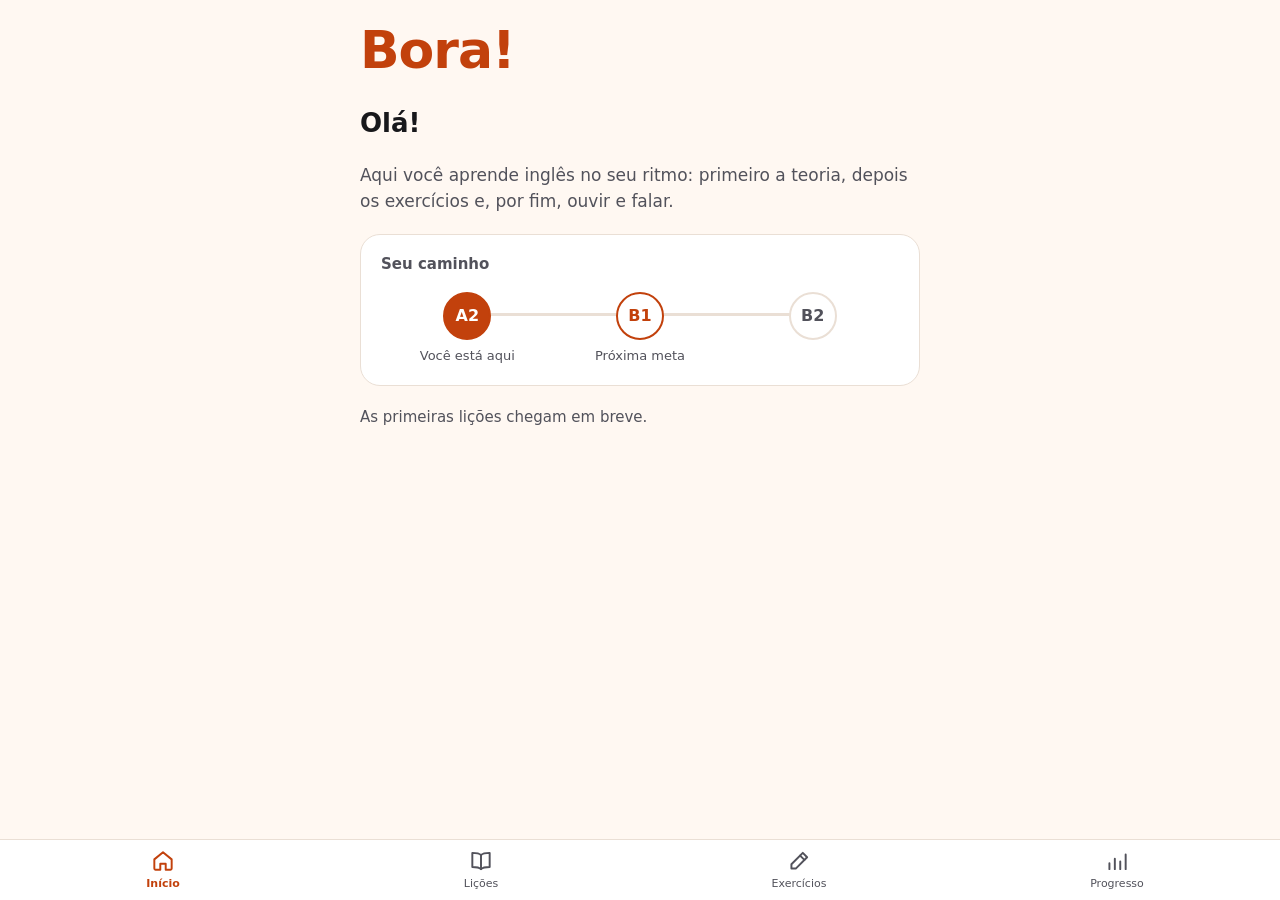
<file: index.html>
<!doctype html>
<html lang="pt-BR">
<head>
  <meta charset="utf-8">
  <meta name="viewport" content="width=device-width, initial-scale=1, viewport-fit=cover">
  <meta name="theme-color" media="(prefers-color-scheme: light)" content="#FFF8F2">
  <meta name="theme-color" media="(prefers-color-scheme: dark)" content="#1D1B22">
  <meta name="color-scheme" content="light dark">
  <meta name="apple-mobile-web-app-capable" content="yes">
  <meta name="mobile-web-app-capable" content="yes">
  <meta name="apple-mobile-web-app-status-bar-style" content="default">
  <meta name="apple-mobile-web-app-title" content="Bora!">
  <title>Bora!</title>
  <link rel="manifest" href="manifest.webmanifest?v=3">
  <link rel="apple-touch-icon" sizes="180x180" href="icons/apple-touch-icon.png?v=3">
  <link rel="icon" href="icons/icon.svg" type="image/svg+xml">
  <link rel="stylesheet" href="css/base.css">
  <link rel="stylesheet" href="css/layout.css">
  <link rel="stylesheet" href="css/lesson.css">
  <link rel="stylesheet" href="css/exercises.css">
  <link rel="stylesheet" href="css/progress.css">
  <script type="module" src="js/app.js"></script>
</head>
<body>
  <div class="app">
    <main id="view" class="view" tabindex="-1"></main>

    <nav class="tab-bar" data-i18n-aria-label="nav.label">
      <a href="#/home" data-route="home">
        <svg viewBox="0 0 24 24" fill="none" stroke="currentColor" stroke-width="1.8" stroke-linecap="round" stroke-linejoin="round" aria-hidden="true">
          <path d="M4 10.5 12 4l8 6.5V19a1 1 0 0 1-1 1h-4.5v-5.5h-5V20H5a1 1 0 0 1-1-1z"/>
        </svg>
        <span data-i18n="tabs.home"></span>
      </a>
      <a href="#/lessons" data-route="lessons">
        <svg viewBox="0 0 24 24" fill="none" stroke="currentColor" stroke-width="1.8" stroke-linecap="round" stroke-linejoin="round" aria-hidden="true">
          <path d="M12 6.5C10.5 5 8 4.5 4 4.5v13c4 0 6.5.5 8 2 1.5-1.5 4-2 8-2v-13c-4 0-6.5.5-8 2z"/>
          <path d="M12 6.5v13"/>
        </svg>
        <span data-i18n="tabs.lessons"></span>
      </a>
      <a href="#/exercises" data-route="exercises">
        <svg viewBox="0 0 24 24" fill="none" stroke="currentColor" stroke-width="1.8" stroke-linecap="round" stroke-linejoin="round" aria-hidden="true">
          <path d="M15.5 4.5 19.5 8.5 9 19H5v-4z"/>
          <path d="M13 7l4 4"/>
        </svg>
        <span data-i18n="tabs.exercises"></span>
      </a>
      <a href="#/progress" data-route="progress">
        <svg viewBox="0 0 24 24" fill="none" stroke="currentColor" stroke-width="1.8" stroke-linecap="round" stroke-linejoin="round" aria-hidden="true">
          <path d="M5 19.5V14M10 19.5V10M15 19.5V12.5M20 19.5V6"/>
        </svg>
        <span data-i18n="tabs.progress"></span>
      </a>
    </nav>
  </div>
</body>
</html>
</file>
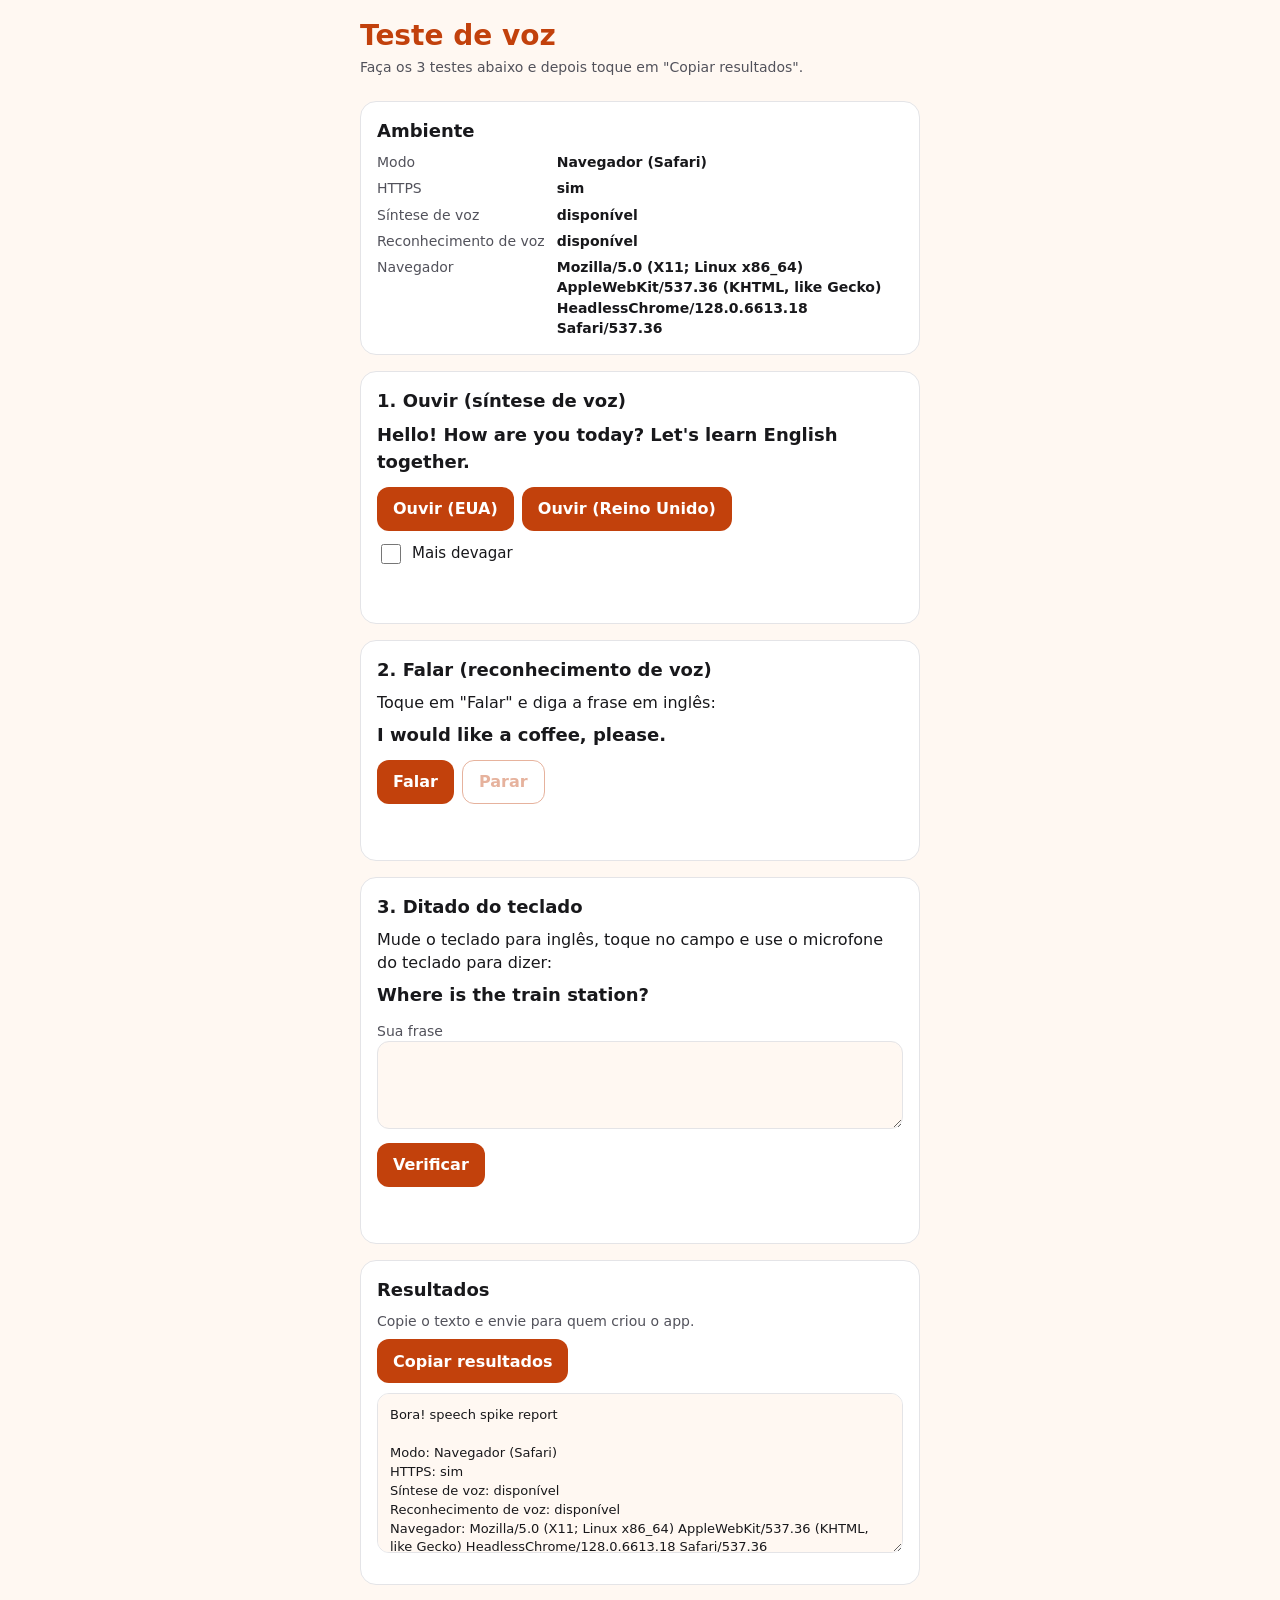
<file: spikes/speech-test.html>
<!doctype html>
<html lang="pt-BR">
<head>
  <meta charset="utf-8">
  <meta name="viewport" content="width=device-width, initial-scale=1, viewport-fit=cover">
  <meta name="apple-mobile-web-app-capable" content="yes">
  <meta name="mobile-web-app-capable" content="yes">
  <meta name="apple-mobile-web-app-status-bar-style" content="default">
  <meta name="apple-mobile-web-app-title" content="Bora Teste">
  <meta name="theme-color" media="(prefers-color-scheme: light)" content="#FFF8F2">
  <meta name="theme-color" media="(prefers-color-scheme: dark)" content="#1D1B22">
  <meta name="color-scheme" content="light dark">
  <link rel="manifest" href="manifest.webmanifest">
  <title>Bora! Teste de voz</title>
  <!--
    Temporary speech feasibility spike (Task 1).
    Visible strings are inline on purpose: this page is deleted once the
    `speech` module is specified, so it does not use the i18n system.
  -->
  <style>
    :root {
      --color-brand: #E8613C;
      --color-primary: #C2410C;
      --color-on-primary: #FFFFFF;
      --color-bg: #FFF8F2;
      --color-surface: #FFFFFF;
      --color-border: #E4E4E7;
      --color-text: #18181B;
      --color-muted: #52525B;
      --color-ok: #15803D;
      --color-error: #B91C1C;
    }
    @media (prefers-color-scheme: dark) {
      :root {
        --color-primary: #FF8A5B;
        --color-on-primary: #18181B;
        --color-bg: #1D1B22;
        --color-surface: #28252F;
        --color-border: #3F3B47;
        --color-text: #F4F4F5;
        --color-muted: #A1A1AA;
        --color-ok: #4ADE80;
        --color-error: #F87171;
      }
    }
    html {
      -webkit-tap-highlight-color: transparent;
      -webkit-text-size-adjust: 100%;
      overscroll-behavior: none;
    }
    body {
      margin: 0;
      background: var(--color-bg);
      color: var(--color-text);
      font-family: -apple-system, system-ui, sans-serif;
      line-height: 1.45;
      overscroll-behavior: none;
    }
    main {
      max-width: 560px;
      margin: 0 auto;
      padding: calc(16px + env(safe-area-inset-top, 0px)) 16px calc(32px + env(safe-area-inset-bottom, 0px));
      display: flex;
      flex-direction: column;
      gap: 16px;
    }
    h1 { margin: 0; font-size: 28px; color: var(--color-primary); }
    h2 { margin: 0 0 8px; font-size: 18px; }
    p { margin: 0 0 8px; }
    .muted { color: var(--color-muted); font-size: 14px; }
    section {
      background: var(--color-surface);
      border: 1px solid var(--color-border);
      border-radius: 16px;
      padding: 16px;
    }
    .sentence {
      font-size: 18px;
      font-weight: 600;
      margin: 8px 0 12px;
      user-select: text;
    }
    .row { display: flex; flex-wrap: wrap; gap: 8px; }
    button {
      min-height: 44px;
      padding: 0 16px;
      border: 0;
      border-radius: 12px;
      background: var(--color-primary);
      color: var(--color-on-primary);
      font: inherit;
      font-weight: 600;
      touch-action: manipulation;
      user-select: none;
      -webkit-user-select: none;
      transition: transform 100ms ease-out, opacity 100ms;
    }
    button.secondary {
      background: transparent;
      color: var(--color-primary);
      border: 1.5px solid var(--color-primary);
    }
    button:active { transform: scale(0.97); opacity: 0.85; }
    button:disabled { opacity: 0.4; }
    textarea {
      width: 100%;
      box-sizing: border-box;
      min-height: 88px;
      padding: 12px;
      border: 1px solid var(--color-border);
      border-radius: 12px;
      background: var(--color-bg);
      color: var(--color-text);
      font: inherit;
      font-size: 16px;
      margin-bottom: 8px;
    }
    label { display: flex; align-items: center; gap: 8px; margin-top: 10px; font-size: 15px; }
    input[type="checkbox"] { width: 20px; height: 20px; }
    .output { margin-top: 10px; font-size: 15px; min-height: 22px; overflow-wrap: anywhere; }
    .ok { color: var(--color-ok); font-weight: 600; }
    .error { color: var(--color-error); font-weight: 600; }
    dl { margin: 0; display: grid; grid-template-columns: auto 1fr; gap: 6px 12px; font-size: 14px; }
    dt { color: var(--color-muted); }
    dd { margin: 0; font-weight: 600; overflow-wrap: anywhere; }
  </style>
</head>
<body>
<main>
  <header>
    <h1>Teste de voz</h1>
    <p class="muted">Faça os 3 testes abaixo e depois toque em "Copiar resultados".</p>
  </header>

  <section aria-labelledby="env-title">
    <h2 id="env-title">Ambiente</h2>
    <dl id="env"></dl>
  </section>

  <section aria-labelledby="tts-title">
    <h2 id="tts-title">1. Ouvir (síntese de voz)</h2>
    <p class="sentence" lang="en" id="tts-sentence">Hello! How are you today? Let's learn English together.</p>
    <div class="row">
      <button type="button" data-tts-lang="en-US">Ouvir (EUA)</button>
      <button type="button" data-tts-lang="en-GB">Ouvir (Reino Unido)</button>
    </div>
    <label><input type="checkbox" id="tts-slow"> Mais devagar</label>
    <p class="output" id="tts-output" aria-live="polite"></p>
  </section>

  <section aria-labelledby="sr-title">
    <h2 id="sr-title">2. Falar (reconhecimento de voz)</h2>
    <p>Toque em "Falar" e diga a frase em inglês:</p>
    <p class="sentence" lang="en" id="sr-target">I would like a coffee, please.</p>
    <div class="row">
      <button type="button" id="sr-start">Falar</button>
      <button type="button" class="secondary" id="sr-stop" disabled>Parar</button>
    </div>
    <p class="output" id="sr-output" aria-live="polite"></p>
  </section>

  <section aria-labelledby="dict-title">
    <h2 id="dict-title">3. Ditado do teclado</h2>
    <p>Mude o teclado para inglês, toque no campo e use o microfone do teclado para dizer:</p>
    <p class="sentence" lang="en" id="dict-target">Where is the train station?</p>
    <label for="dict-input" class="muted" style="margin-top: 0">Sua frase</label>
    <textarea id="dict-input" lang="en" autocapitalize="off" autocomplete="off" spellcheck="false"></textarea>
    <button type="button" id="dict-check">Verificar</button>
    <p class="output" id="dict-output" aria-live="polite"></p>
  </section>

  <section aria-labelledby="report-title">
    <h2 id="report-title">Resultados</h2>
    <p class="muted">Copie o texto e envie para quem criou o app.</p>
    <button type="button" id="report-copy">Copiar resultados</button>
    <textarea id="report" readonly aria-label="Resultados" style="margin-top: 10px; min-height: 160px; font-size: 13px"></textarea>
  </section>
</main>

<script type="module">
  const events = [];

  /** Records a timestamped test event and refreshes the report. */
  function log(test, message) {
    const time = new Date().toISOString().slice(11, 19);
    events.push(`[${time}] ${test}: ${message}`);
    renderReport();
  }

  /** Lowercases and strips punctuation so spoken and target sentences can be compared. */
  function normalize(text) {
    return text.toLowerCase().replace(/[^a-z0-9' ]+/g, ' ').replace(/\s+/g, ' ').trim();
  }

  /** Shows a match result for a transcript against its target sentence. */
  function showMatch(outputEl, transcript, target) {
    const isMatch = normalize(transcript) === normalize(target);
    outputEl.innerHTML = '';
    const heard = document.createElement('div');
    heard.textContent = `Ouvido: "${transcript}"`;
    const verdict = document.createElement('div');
    verdict.className = isMatch ? 'ok' : 'error';
    verdict.textContent = isMatch ? 'Correto!' : 'Diferente da frase esperada';
    outputEl.append(heard, verdict);
    return isMatch;
  }

  // ---- Environment ----
  const SpeechRecognitionApi = window.SpeechRecognition || window.webkitSpeechRecognition;
  const isStandalone = window.navigator.standalone === true
    || window.matchMedia('(display-mode: standalone)').matches;
  const environment = {
    'Modo': isStandalone ? 'App instalado (tela de início)' : 'Navegador (Safari)',
    'HTTPS': window.isSecureContext ? 'sim' : 'não',
    'Síntese de voz': 'speechSynthesis' in window ? 'disponível' : 'indisponível',
    'Reconhecimento de voz': SpeechRecognitionApi ? 'disponível' : 'indisponível',
    'Navegador': navigator.userAgent,
  };
  const envList = document.getElementById('env');
  for (const [key, value] of Object.entries(environment)) {
    const dt = document.createElement('dt');
    dt.textContent = key;
    const dd = document.createElement('dd');
    dd.textContent = value;
    envList.append(dt, dd);
  }

  // ---- 1. Text-to-speech ----
  const ttsOutput = document.getElementById('tts-output');
  const ttsSentence = document.getElementById('tts-sentence').textContent;

  /** Returns the best available voice for a language, preferring exact matches. */
  function pickVoice(lang) {
    const voices = window.speechSynthesis.getVoices();
    return voices.find((v) => v.lang === lang)
      || voices.find((v) => v.lang.replace('_', '-').startsWith(lang))
      || null;
  }

  document.querySelectorAll('[data-tts-lang]').forEach((button) => {
    button.addEventListener('click', () => {
      if (!('speechSynthesis' in window)) {
        ttsOutput.textContent = 'Síntese de voz indisponível.';
        log('TTS', 'unavailable');
        return;
      }
      const lang = button.dataset.ttsLang;
      const utterance = new SpeechSynthesisUtterance(ttsSentence);
      utterance.lang = lang;
      utterance.rate = document.getElementById('tts-slow').checked ? 0.7 : 0.95;
      const voice = pickVoice(lang);
      if (voice) utterance.voice = voice;
      const voiceName = voice ? voice.name : 'voz padrão';
      utterance.onstart = () => {
        ttsOutput.textContent = `Falando com: ${voiceName}`;
        log('TTS', `${lang} started, voice="${voiceName}", rate=${utterance.rate}`);
      };
      utterance.onend = () => log('TTS', `${lang} ended`);
      utterance.onerror = (event) => {
        ttsOutput.textContent = `Erro: ${event.error}`;
        log('TTS', `${lang} error=${event.error}`);
      };
      window.speechSynthesis.cancel();
      window.speechSynthesis.speak(utterance);
    });
  });

  if ('speechSynthesis' in window) {
    const logVoices = () => {
      const english = window.speechSynthesis.getVoices().filter((v) => v.lang.startsWith('en'));
      log('TTS', `${english.length} English voices: ${english.map((v) => `${v.name} (${v.lang})`).join(', ')}`);
    };
    window.speechSynthesis.addEventListener('voiceschanged', logVoices, { once: true });
    setTimeout(logVoices, 1500);
  }

  // ---- 2. Speech recognition ----
  const srStart = document.getElementById('sr-start');
  const srStop = document.getElementById('sr-stop');
  const srOutput = document.getElementById('sr-output');
  const srTarget = document.getElementById('sr-target').textContent;
  let recognition = null;

  if (!SpeechRecognitionApi) {
    srStart.disabled = true;
    srOutput.textContent = 'Reconhecimento de voz indisponível neste modo.';
    log('SR', 'unavailable');
  } else {
    srStart.addEventListener('click', () => {
      recognition = new SpeechRecognitionApi();
      recognition.lang = 'en-US';
      recognition.interimResults = true;
      recognition.continuous = false;
      recognition.maxAlternatives = 1;
      let finalTranscript = '';

      recognition.onstart = () => {
        srOutput.textContent = 'Ouvindo...';
        srStart.disabled = true;
        srStop.disabled = false;
        log('SR', 'started');
      };
      recognition.onresult = (event) => {
        let interim = '';
        for (let i = event.resultIndex; i < event.results.length; i += 1) {
          const text = event.results[i][0].transcript;
          if (event.results[i].isFinal) finalTranscript += text;
          else interim += text;
        }
        srOutput.textContent = finalTranscript || interim;
      };
      recognition.onerror = (event) => {
        srOutput.innerHTML = '';
        const error = document.createElement('span');
        error.className = 'error';
        error.textContent = `Erro: ${event.error}`;
        srOutput.append(error);
        log('SR', `error=${event.error}`);
      };
      recognition.onend = () => {
        srStart.disabled = false;
        srStop.disabled = true;
        if (finalTranscript) {
          const isMatch = showMatch(srOutput, finalTranscript, srTarget);
          log('SR', `transcript="${finalTranscript}", match=${isMatch}`);
        } else {
          log('SR', 'ended without final transcript');
        }
      };

      try {
        recognition.start();
      } catch (error) {
        srOutput.textContent = `Erro: ${error.message}`;
        log('SR', `start threw: ${error.message}`);
      }
    });

    srStop.addEventListener('click', () => {
      if (recognition) recognition.stop();
    });
  }

  // ---- 3. Keyboard dictation ----
  const dictInput = document.getElementById('dict-input');
  const dictOutput = document.getElementById('dict-output');
  const dictTarget = document.getElementById('dict-target').textContent;

  document.getElementById('dict-check').addEventListener('click', () => {
    const text = dictInput.value.trim();
    if (!text) {
      dictOutput.textContent = 'O campo está vazio.';
      return;
    }
    const isMatch = showMatch(dictOutput, text, dictTarget);
    log('DICTATION', `text="${text}", match=${isMatch}`);
  });

  // ---- Report ----
  const reportEl = document.getElementById('report');

  /** Rebuilds the plain-text report from the environment and the event log. */
  function renderReport() {
    const lines = ['Bora! speech spike report', ''];
    for (const [key, value] of Object.entries(environment)) lines.push(`${key}: ${value}`);
    lines.push('', ...events);
    reportEl.value = lines.join('\n');
  }

  document.getElementById('report-copy').addEventListener('click', async () => {
    renderReport();
    try {
      await navigator.clipboard.writeText(reportEl.value);
      log('REPORT', 'copied');
      document.getElementById('report-copy').textContent = 'Copiado!';
    } catch {
      reportEl.focus();
      reportEl.select();
      document.getElementById('report-copy').textContent = 'Selecione e copie o texto';
    }
  });

  renderReport();
</script>
</body>
</html>
</file>
<file: css/base.css>
/* Color tokens (see SPEC-app-shell.md, Brand) and the mobile baseline. */

:root {
  color-scheme: light dark;
  --color-brand: #E8613C;
  --color-primary: #C2410C;
  --color-on-primary: #FFFFFF;
  --color-accent: #2B2D42;
  --color-bg: #FFF8F2;
  --color-surface: #FFFFFF;
  --color-border: #EADFD5;
  --color-text: #18181B;
  --color-muted: #52525B;
  --color-ok: #15803D;
  --color-error: #B91C1C;

  --font-body: -apple-system, system-ui, sans-serif;
  --font-display: ui-rounded, -apple-system, system-ui, sans-serif;
  --ease-out: cubic-bezier(0.22, 1, 0.36, 1);
}

@media (prefers-color-scheme: dark) {
  :root {
    --color-primary: #FF8A5B;
    --color-on-primary: #18181B;
    --color-accent: #FFF4E6;
    --color-bg: #1D1B22;
    --color-surface: #28252F;
    --color-border: #3F3B47;
    --color-text: #F4F4F5;
    --color-muted: #A1A1AA;
    --color-ok: #4ADE80;
    --color-error: #F87171;
  }
}

html {
  -webkit-tap-highlight-color: transparent;
  -webkit-text-size-adjust: 100%;
  overscroll-behavior: none;
}

body {
  margin: 0;
  background: var(--color-bg);
  color: var(--color-text);
  font-family: var(--font-body);
  font-size: 17px;
  line-height: 1.5;
  overscroll-behavior: none;
}

input,
textarea,
select {
  font-size: 16px;
}

button,
a,
[role="button"] {
  touch-action: manipulation;
}

button,
[role="button"],
.tab-bar a {
  user-select: none;
  -webkit-user-select: none;
  -webkit-touch-callout: none;
}

.visually-hidden {
  position: absolute;
  width: 1px;
  height: 1px;
  margin: -1px;
  padding: 0;
  overflow: hidden;
  clip: rect(0 0 0 0);
  white-space: nowrap;
  border: 0;
}

:focus-visible {
  outline: 2px solid var(--color-primary);
  outline-offset: 2px;
}

@media (prefers-reduced-motion: reduce) {
  *,
  *::before,
  *::after {
    transition-duration: 0.01ms !important;
    animation-duration: 0.01ms !important;
  }
}
</file>
<file: css/layout.css>
/* App shell: scrolling view on top, tab bar pinned at the bottom. */

.app {
  height: 100dvh;
  display: grid;
  grid-template-rows: minmax(0, 1fr) auto;
}

.view {
  overflow-y: auto;
  overscroll-behavior: contain;
  padding: calc(24px + env(safe-area-inset-top, 0px)) 20px 32px;
  outline: none;
}

.view > * {
  max-width: 560px;
  margin-inline: auto;
}

/* Tab bar */

.tab-bar {
  display: grid;
  grid-template-columns: repeat(4, minmax(0, 1fr));
  padding: 6px 4px calc(6px + env(safe-area-inset-bottom, 0px));
  background: var(--color-surface);
  border-top: 1px solid var(--color-border);
}

.tab-bar a {
  min-height: 48px;
  display: flex;
  flex-direction: column;
  align-items: center;
  justify-content: center;
  gap: 2px;
  color: var(--color-muted);
  font-size: 11px;
  font-weight: 500;
  text-decoration: none;
  transition: transform 120ms var(--ease-out);
}

.tab-bar a:active {
  transform: scale(0.94);
}

.tab-bar a[aria-current="page"] {
  color: var(--color-primary);
  font-weight: 700;
}

.tab-bar svg {
  width: 26px;
  height: 26px;
}

/* Home view */

.home {
  display: flex;
  flex-direction: column;
  gap: 20px;
}

.wordmark {
  margin: 0;
  font-family: var(--font-display);
  font-size: 52px;
  font-weight: 800;
  line-height: 1;
  letter-spacing: -0.02em;
  color: var(--color-primary);
}

.home h2 {
  margin: 8px 0 0;
  font-family: var(--font-display);
  font-size: 26px;
  font-weight: 700;
}

.home p {
  margin: 0;
}

.intro {
  color: var(--color-muted);
}

/* Level path: the learner's position on the CEFR scale. */

.level-path {
  background: var(--color-surface);
  border: 1px solid var(--color-border);
  border-radius: 20px;
  padding: 18px 20px 20px;
}

.level-path h3 {
  margin: 0 0 16px;
  font-size: 15px;
  font-weight: 600;
  color: var(--color-muted);
}

.level-path ol {
  list-style: none;
  margin: 0;
  padding: 0;
  display: grid;
  grid-template-columns: repeat(3, minmax(0, 1fr));
  position: relative;
}

/* The track joining the three levels. */
.level-path ol::before {
  content: "";
  position: absolute;
  top: 21px;
  left: 16.66%;
  right: 16.66%;
  height: 3px;
  border-radius: 2px;
  background: var(--color-border);
}

.level-path li {
  position: relative;
  display: flex;
  flex-direction: column;
  align-items: center;
  gap: 6px;
  text-align: center;
}

.level-badge {
  width: 44px;
  height: 44px;
  border-radius: 50%;
  display: grid;
  place-items: center;
  font-family: var(--font-display);
  font-size: 16px;
  font-weight: 800;
  background: var(--color-surface);
  border: 2px solid var(--color-border);
  color: var(--color-muted);
}

.level-path li[data-state="current"] .level-badge {
  background: var(--color-primary);
  border-color: var(--color-primary);
  color: var(--color-on-primary);
}

.level-path li[data-state="next"] .level-badge {
  border-color: var(--color-primary);
  color: var(--color-primary);
}

.level-caption {
  font-size: 13px;
  color: var(--color-muted);
  min-height: 1.4em;
}

.soon {
  font-size: 15px;
  color: var(--color-muted);
}

/* Section screens */

.page {
  display: flex;
  flex-direction: column;
  gap: 12px;
}

.page h1 {
  margin: 0 0 4px;
  font-family: var(--font-display);
  font-size: 34px;
  font-weight: 800;
  line-height: 1.1;
}

.page p {
  margin: 0;
}

.empty-state {
  margin-top: 12px;
  padding: 20px;
  border: 1.5px dashed var(--color-border);
  border-radius: 20px;
  color: var(--color-muted);
  font-size: 15px;
}
</file>
<file: css/lesson.css>
/* Lessons list and lesson screen (see SPEC-lessons.md). */

.loading {
  color: var(--color-muted);
  font-size: 15px;
}

.back-link {
  display: inline-flex;
  align-items: center;
  min-height: 44px;
  color: var(--color-primary);
  font-weight: 600;
  text-decoration: none;
}

/* Lessons list */

.level h2 {
  margin: 20px 0 4px;
  font-family: var(--font-display);
  font-size: 22px;
}

.unit h3 {
  margin: 16px 0 8px;
  font-size: 15px;
  font-weight: 600;
  color: var(--color-muted);
}

.lesson-list {
  list-style: none;
  margin: 0;
  padding: 0;
  display: flex;
  flex-direction: column;
  gap: 8px;
}

.lesson-link {
  display: flex;
  align-items: center;
  gap: 14px;
  min-height: 64px;
  padding: 12px 16px;
  background: var(--color-surface);
  border: 1px solid var(--color-border);
  border-radius: 16px;
  color: var(--color-text);
  text-decoration: none;
  transition: transform 120ms var(--ease-out);
}

.lesson-link:active {
  transform: scale(0.98);
}

.lesson-number {
  flex: none;
  width: 32px;
  height: 32px;
  border-radius: 50%;
  display: grid;
  place-items: center;
  border: 2px solid var(--color-primary);
  color: var(--color-primary);
  font-family: var(--font-display);
  font-weight: 800;
  font-size: 15px;
}

.lesson-link-text {
  display: flex;
  flex-direction: column;
  min-width: 0;
}

.lesson-link-title {
  font-weight: 600;
}

.lesson-link-meta {
  font-size: 14px;
  color: var(--color-muted);
}

/* Lesson screen */

.lesson {
  display: flex;
  flex-direction: column;
  gap: 8px;
}

.lesson > h1 {
  margin: 0 0 8px;
  font-family: var(--font-display);
  font-size: 30px;
  font-weight: 800;
  line-height: 1.15;
}

.lesson-meta {
  margin: 0;
  display: flex;
  gap: 8px;
}

.chip {
  padding: 2px 10px;
  border-radius: 999px;
  background: var(--color-surface);
  border: 1px solid var(--color-border);
  font-size: 13px;
  font-weight: 600;
  color: var(--color-muted);
}

.reading {
  background: var(--color-surface);
  border: 1px solid var(--color-border);
  border-radius: 20px;
  padding: 18px 18px 14px;
}

.reading-header {
  display: flex;
  align-items: center;
  justify-content: space-between;
  gap: 12px;
  margin-bottom: 8px;
}

.reading h2 {
  margin: 0;
  font-family: var(--font-display);
  font-size: 21px;
  line-height: 1.25;
}

.reading p[lang="en"] {
  margin: 0 0 14px;
  font-size: 19px;
  line-height: 1.65;
}

.reading-hint {
  margin: 0;
  font-size: 13px;
  color: var(--color-muted);
}

/* A glossary term reads as text, with a larger invisible tap area. */
.term {
  display: inline;
  margin: -6px -1px;
  padding: 6px 1px;
  border: 0;
  background: none;
  color: inherit;
  font: inherit;
  line-height: inherit;
  text-decoration: underline dotted var(--color-primary);
  text-decoration-thickness: 2px;
  text-underline-offset: 4px;
  cursor: pointer;
  user-select: none;
  -webkit-user-select: none;
}

.term[aria-expanded="true"] {
  background: color-mix(in srgb, var(--color-primary) 18%, transparent);
  border-radius: 6px;
  text-decoration-style: solid;
}

.lesson-section h2 {
  margin: 20px 0 6px;
  font-family: var(--font-display);
  font-size: 22px;
}

.lesson-section h3 {
  margin: 0 0 8px;
  font-size: 17px;
}

.lesson-section p {
  margin: 0 0 10px;
}

.examples {
  list-style: none;
  margin: 4px 0 0;
  padding: 0;
  display: flex;
  flex-direction: column;
  gap: 10px;
}

.examples li {
  display: flex;
  flex-direction: column;
  padding-left: 12px;
  border-left: 3px solid var(--color-brand);
}

.example-en {
  font-weight: 600;
}

.example-pt {
  color: var(--color-muted);
  font-size: 15px;
}

.vocabulary {
  margin: 0;
  display: grid;
  grid-template-columns: auto 1fr;
  gap: 8px 16px;
}

.vocabulary dt {
  font-weight: 600;
}

.vocabulary dd {
  margin: 0;
  display: flex;
  flex-direction: column;
}

.vocabulary-note {
  font-size: 14px;
  color: var(--color-muted);
}

.lesson-actions {
  margin-top: 24px;
  display: flex;
  flex-direction: column;
  gap: 8px;
}

.primary-button {
  min-height: 52px;
  border: 0;
  border-radius: 14px;
  background: var(--color-primary);
  color: var(--color-on-primary);
  font: inherit;
  font-weight: 700;
  transition: transform 100ms var(--ease-out);
}

.primary-button:active:not(:disabled) {
  transform: scale(0.97);
}

.primary-button:disabled {
  opacity: 0.45;
}

/* Glossary card: sticks to the bottom of the scrolling view, above the tab bar. */

.glossary-card {
  position: sticky;
  bottom: 0;
  margin-top: 16px;
  display: flex;
  align-items: flex-start;
  gap: 12px;
  padding: 14px 8px 14px 18px;
  background: var(--color-accent);
  color: var(--color-bg);
  border-radius: 18px;
  box-shadow: 0 8px 24px rgb(0 0 0 / 0.18);
}

.glossary-card[hidden] {
  display: none;
}

.glossary-card-text {
  flex: 1;
  display: flex;
  flex-direction: column;
  min-width: 0;
}

.glossary-term {
  font-size: 14px;
  opacity: 0.8;
}

.glossary-pt {
  font-size: 20px;
  font-weight: 700;
}

.glossary-note {
  font-size: 14px;
  opacity: 0.85;
}

.glossary-note:empty {
  display: none;
}

.glossary-close {
  flex: none;
  width: 44px;
  height: 44px;
  border: 0;
  background: none;
  color: inherit;
  font-size: 26px;
  line-height: 1;
}

/* "Ouvir" controls */

.listen-controls {
  display: flex;
  flex-wrap: wrap;
  gap: 8px;
  margin-bottom: 14px;
}

.listen-controls[hidden] {
  display: none;
}

.listen-button,
.slow-toggle {
  min-height: 44px;
  display: inline-flex;
  align-items: center;
  gap: 6px;
  padding: 0 16px;
  border-radius: 999px;
  font: inherit;
  font-size: 15px;
  font-weight: 700;
  transition: transform 100ms var(--ease-out);
}

.listen-button {
  border: 0;
  background: var(--color-primary);
  color: var(--color-on-primary);
}

.listen-button svg {
  width: 18px;
  height: 18px;
}

.slow-toggle {
  border: 1.5px solid var(--color-border);
  background: none;
  color: var(--color-muted);
}

.slow-toggle[aria-pressed="true"] {
  border-color: var(--color-primary);
  color: var(--color-primary);
}

.listen-button:active,
.slow-toggle:active {
  transform: scale(0.96);
}
</file>
<file: css/exercises.css>
/* Exercise session and summary (see SPEC-exercises.md). */

/* Buttons used as links */

a.primary-button,
.secondary-button {
  display: flex;
  align-items: center;
  justify-content: center;
  text-decoration: none;
}

.secondary-button {
  min-height: 52px;
  border: 1.5px solid var(--color-border);
  border-radius: 14px;
  background: none;
  color: var(--color-primary);
  font: inherit;
  font-weight: 700;
  transition: transform 100ms var(--ease-out);
}

.secondary-button:active {
  transform: scale(0.97);
}

.primary-button[hidden] {
  display: none;
}

/* Session header: back link, position, progress bar */

.session {
  display: flex;
  flex-direction: column;
  gap: 16px;
}

.session-header {
  display: grid;
  grid-template-columns: auto 1fr;
  align-items: center;
  gap: 4px 12px;
}

.session-count {
  justify-self: end;
  font-size: 15px;
  font-weight: 600;
  color: var(--color-muted);
}

.progress-track {
  grid-column: 1 / -1;
  height: 8px;
  border-radius: 999px;
  background: var(--color-border);
  overflow: hidden;
}

.progress-fill {
  height: 100%;
  border-radius: 999px;
  background: var(--color-primary);
  transition: width 300ms var(--ease-out);
}

/* Exercise */

.exercise {
  display: flex;
  flex-direction: column;
  gap: 16px;
}

.exercise-prompt {
  margin: 0 0 12px;
  scroll-margin-top: 12px;
  font-family: var(--font-display);
  font-size: 22px;
  line-height: 1.3;
}

.exercise-sentence {
  margin: 0 0 12px;
  padding: 16px 18px;
  background: var(--color-surface);
  border: 1px solid var(--color-border);
  border-radius: 16px;
  font-size: 20px;
  line-height: 1.5;
}

.blank {
  display: inline-block;
  min-width: 3.5em;
  border-bottom: 2.5px solid var(--color-primary);
  color: transparent;
  line-height: 1;
}

.exercise-hint {
  margin: -4px 0 12px;
  color: var(--color-muted);
  font-size: 15px;
}

.options {
  display: flex;
  flex-direction: column;
  gap: 10px;
}

.options-row {
  flex-direction: row;
}

.options-row .option-button {
  flex: 1;
  text-align: center;
}

.option-button {
  min-height: 56px;
  padding: 12px 18px;
  border: 1.5px solid var(--color-border);
  border-radius: 14px;
  background: var(--color-surface);
  color: var(--color-text);
  font: inherit;
  text-align: left;
  transition: transform 100ms var(--ease-out);
}

.option-button:active:not(:disabled) {
  transform: scale(0.98);
}

.option-button:disabled {
  opacity: 1;
  color: var(--color-muted);
}

/* Right and wrong options: a border color plus a symbol, never color alone. */
.option-button[data-state="correct"] {
  border-color: var(--color-ok);
  color: var(--color-text);
  font-weight: 700;
}

.option-button[data-state="correct"]::after {
  content: "  ✓";
  color: var(--color-ok);
}

.option-button[data-state="wrong"] {
  border-color: var(--color-error);
  color: var(--color-text);
}

.option-button[data-state="wrong"]::after {
  content: "  ✗";
  color: var(--color-error);
}

/* Fill in the blank */

.answer-form {
  display: flex;
  flex-direction: column;
  gap: 10px;
}

.answer-input {
  min-height: 52px;
  padding: 0 16px;
  border: 1.5px solid var(--color-border);
  border-radius: 14px;
  background: var(--color-surface);
  color: var(--color-text);
  font: inherit;
  font-size: 18px;
}

.answer-input:focus {
  outline: 2px solid var(--color-primary);
  outline-offset: 1px;
}

/* Reorder */

.reorder-answer,
.reorder-bank {
  display: flex;
  flex-wrap: wrap;
  gap: 8px;
}

.reorder-answer {
  min-height: 64px;
  margin-bottom: 16px;
  padding: 10px;
  align-items: center;
  border: 1.5px dashed var(--color-border);
  border-radius: 16px;
}

.reorder-placeholder {
  padding: 0 6px;
  font-size: 15px;
  color: var(--color-muted);
}

.reorder-bank {
  margin-bottom: 16px;
}

.chip-button {
  min-height: 44px;
  padding: 0 14px;
  border: 1.5px solid var(--color-border);
  border-radius: 12px;
  background: var(--color-surface);
  color: var(--color-text);
  font: inherit;
  font-size: 18px;
  transition: transform 100ms var(--ease-out);
}

.reorder-answer .chip-button {
  border-color: var(--color-primary);
}

.chip-button:active:not(:disabled) {
  transform: scale(0.95);
}

.chip-button:disabled {
  opacity: 1;
}

/* Feedback */

.feedback {
  display: flex;
  flex-direction: column;
  gap: 8px;
  padding: 16px 18px 18px;
  border-radius: 18px;
  border: 1.5px solid;
}

.feedback.is-correct {
  border-color: var(--color-ok);
  background: color-mix(in srgb, var(--color-ok) 10%, var(--color-surface));
}

.feedback.is-wrong {
  border-color: var(--color-error);
  background: color-mix(in srgb, var(--color-error) 9%, var(--color-surface));
}

.feedback p {
  margin: 0;
}

.feedback-title {
  display: flex;
  align-items: center;
  gap: 8px;
  font-family: var(--font-display);
  font-size: 20px;
  font-weight: 800;
}

.feedback-title svg {
  width: 24px;
  height: 24px;
}

.is-correct .feedback-title {
  color: var(--color-ok);
}

.is-wrong .feedback-title {
  color: var(--color-error);
}

.feedback-expected {
  font-weight: 700;
}

.feedback .primary-button {
  margin-top: 8px;
}

/* Summary */

.summary {
  display: flex;
  flex-direction: column;
  gap: 12px;
}

.summary h1 {
  margin: 0;
  font-family: var(--font-display);
  font-size: 34px;
  font-weight: 800;
}

.summary-score {
  margin: 0;
  font-family: var(--font-display);
  font-size: 28px;
  font-weight: 800;
  color: var(--color-primary);
}

.summary .intro {
  margin: 0;
}

.summary-mistakes h2 {
  margin: 12px 0 8px;
  font-size: 18px;
}

.summary-mistakes ul {
  list-style: none;
  margin: 0;
  padding: 0;
  display: flex;
  flex-direction: column;
  gap: 10px;
}

.summary-mistakes li {
  display: flex;
  flex-direction: column;
  gap: 2px;
  padding: 12px 16px;
  background: var(--color-surface);
  border: 1px solid var(--color-border);
  border-radius: 14px;
}

.mistake-answer {
  font-size: 15px;
  font-weight: 600;
  color: var(--color-muted);
}

.summary-actions {
  margin-top: 12px;
  display: flex;
  flex-direction: column;
  gap: 10px;
}
</file>
<file: css/progress.css>
/* Progresso tab: connection card (see SPEC-access.md). */

.connection-card {
  display: flex;
  flex-direction: column;
  gap: 10px;
  margin-top: 8px;
  padding: 18px;
  background: var(--color-surface);
  border: 1px solid var(--color-border);
  border-radius: 20px;
}

.connection-card h2 {
  margin: 0;
  font-family: var(--font-display);
  font-size: 22px;
}

.connection-card p {
  margin: 0;
}

.connection-help {
  color: var(--color-muted);
  font-size: 15px;
}

.code-row {
  display: flex;
  gap: 8px;
}

.code-row .answer-input {
  flex: 1;
  min-width: 0;
}

.show-toggle {
  flex: none;
  min-height: 52px;
  padding: 0 14px;
  border: 1.5px solid var(--color-border);
  border-radius: 14px;
  background: none;
  color: var(--color-primary);
  font: inherit;
  font-size: 15px;
  font-weight: 600;
}

.connection-message {
  min-height: 1.5em;
  font-size: 15px;
  color: var(--color-muted);
}

.connection-message:empty {
  min-height: 0;
}

.connection-message.is-error {
  color: var(--color-error);
  font-weight: 600;
}

.connection-note {
  font-size: 13px;
  color: var(--color-muted);
}

.connection-status {
  display: flex;
  align-items: center;
  gap: 8px;
  font-weight: 700;
  color: var(--color-ok);
}

.status-dot {
  width: 10px;
  height: 10px;
  border-radius: 50%;
  background: var(--color-ok);
}

/* Progress sections */

.progress-page {
  gap: 16px;
}

.progress-section {
  display: flex;
  flex-direction: column;
  gap: 10px;
}

.progress-section h2 {
  margin: 8px 0 0;
  font-family: var(--font-display);
  font-size: 22px;
}

.progress-section p {
  margin: 0;
}

.progress-count {
  font-size: 17px;
  font-weight: 600;
}

.progress-count-number {
  font-family: var(--font-display);
  font-size: 40px;
  font-weight: 800;
  color: var(--color-primary);
}

.progress-lessons,
.review-list {
  list-style: none;
  margin: 0;
  padding: 0;
  display: flex;
  flex-direction: column;
  gap: 8px;
}

.progress-lessons li {
  display: flex;
  flex-direction: column;
  gap: 2px;
  padding: 12px 16px;
  background: var(--color-surface);
  border: 1px solid var(--color-border);
  border-radius: 14px;
}

.progress-lessons li[data-practiced="true"] {
  border-color: var(--color-ok);
}

.progress-lesson-title {
  font-weight: 600;
}

.progress-lesson-score {
  font-size: 15px;
  color: var(--color-muted);
}

.practiced-mark {
  color: var(--color-ok);
  font-weight: 700;
}

.review-link {
  display: flex;
  flex-direction: column;
  gap: 2px;
  min-height: 44px;
  padding: 12px 16px;
  background: var(--color-surface);
  border: 1px solid var(--color-border);
  border-left: 4px solid var(--color-error);
  border-radius: 14px;
  color: var(--color-text);
  text-decoration: none;
}

.review-lesson {
  font-size: 14px;
  color: var(--color-muted);
}

.progress-status {
  margin: 0;
  font-size: 14px;
  color: var(--color-muted);
}

.owner-summary {
  min-height: 180px;
  padding: 12px;
  border: 1px solid var(--color-border);
  border-radius: 12px;
  background: var(--color-surface);
  color: var(--color-text);
  font: inherit;
  font-size: 13px;
}
</file>
